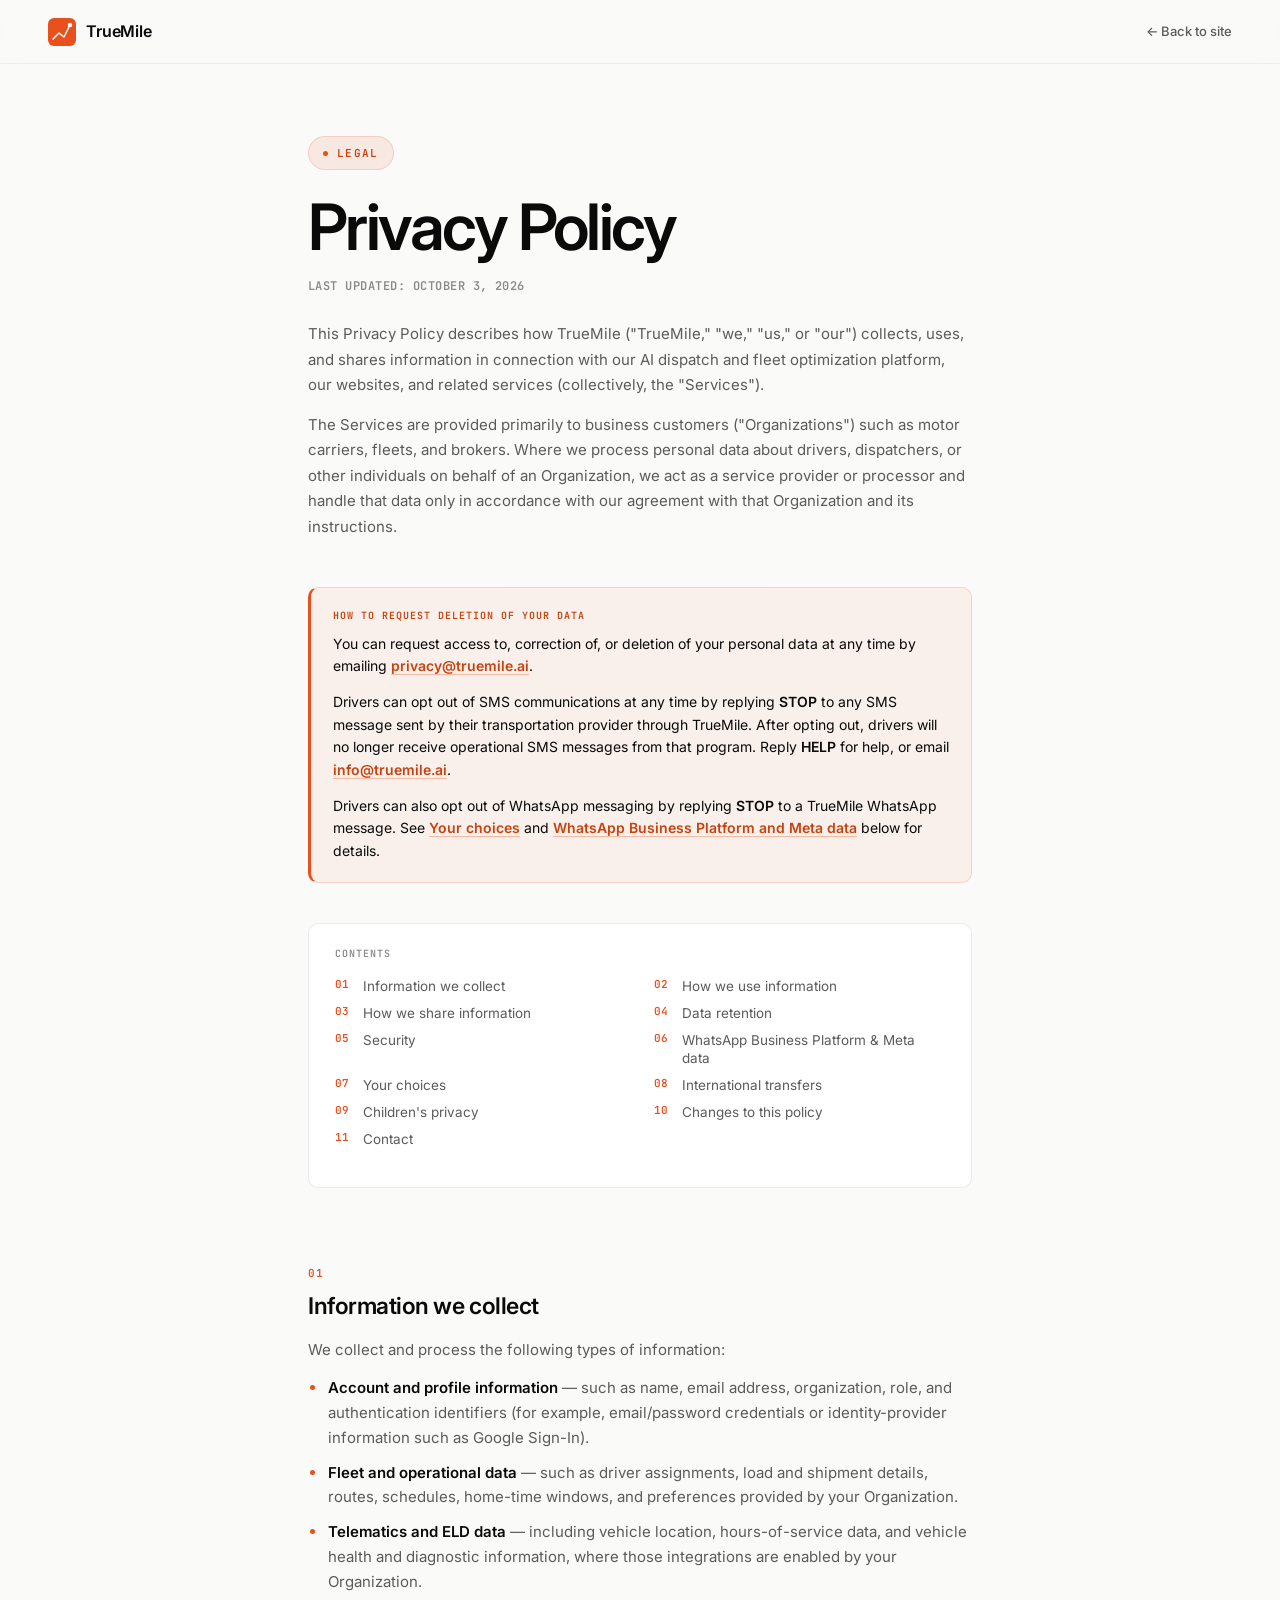
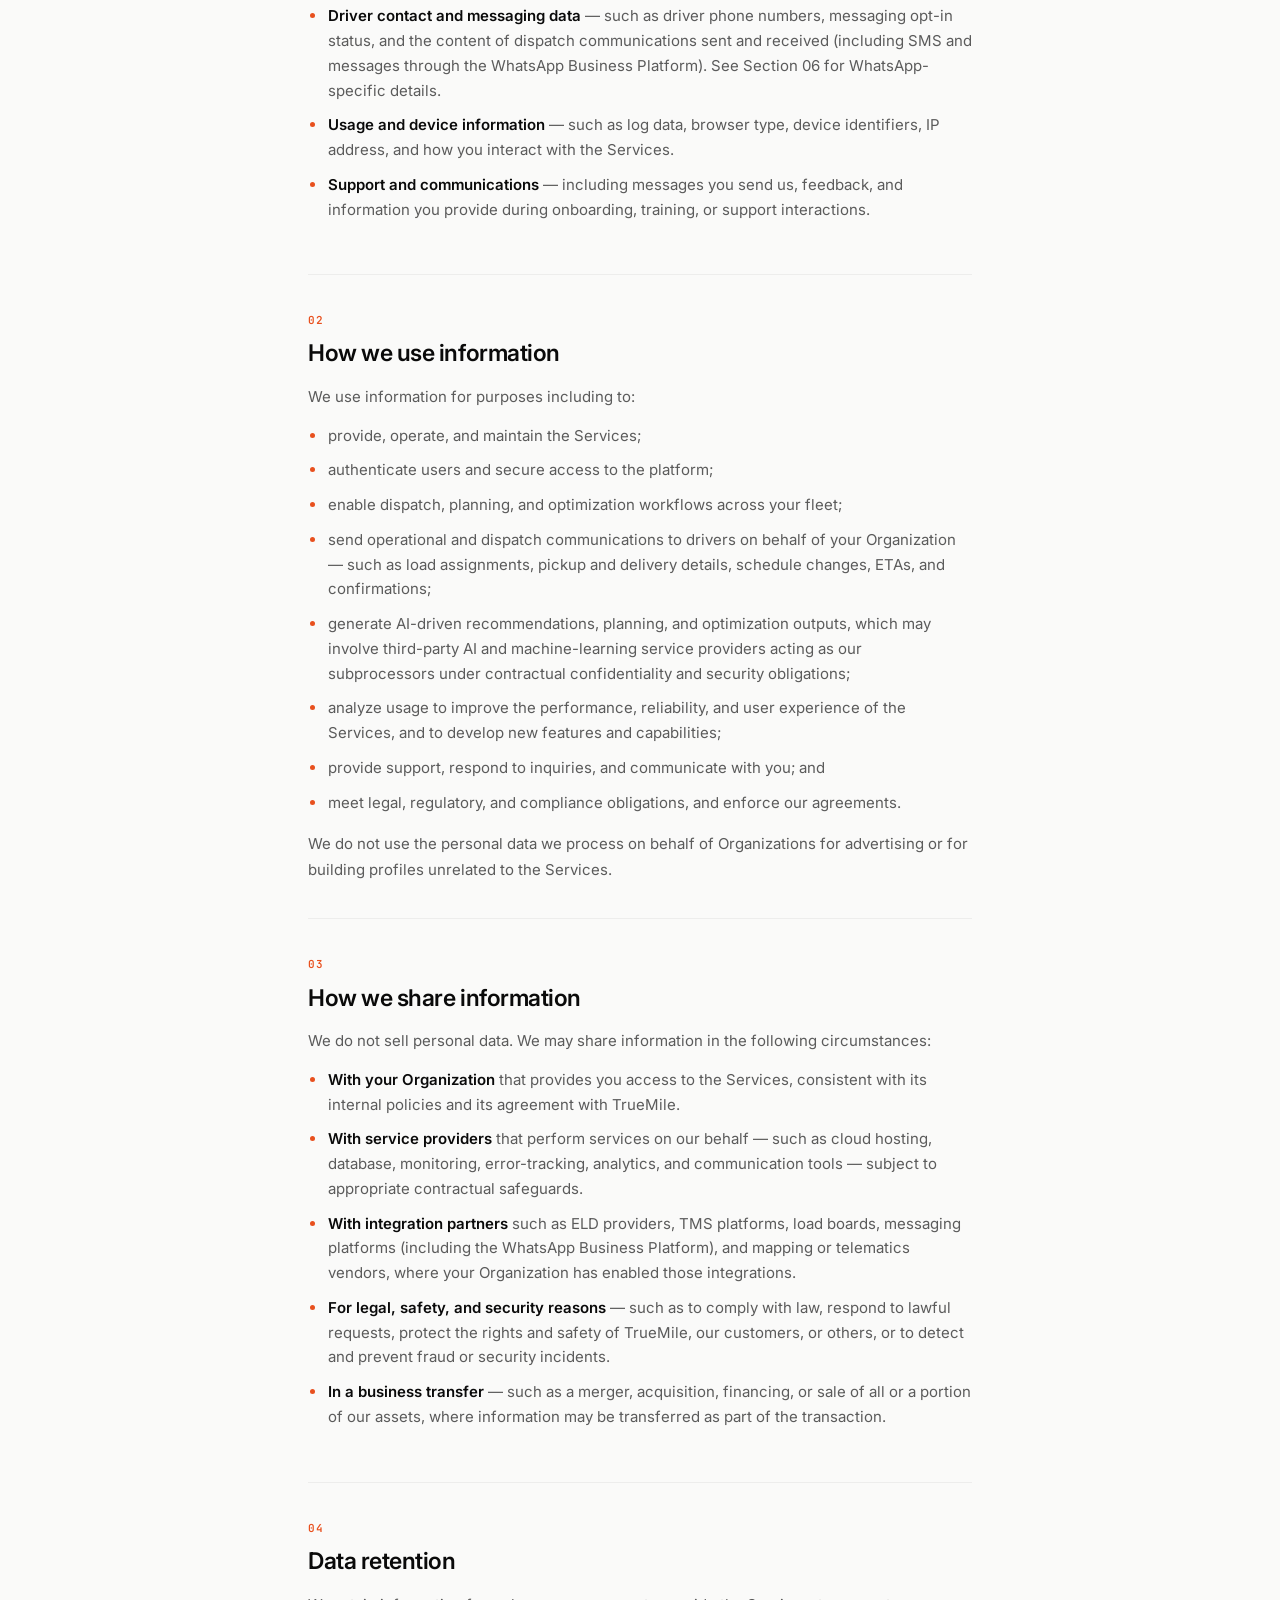
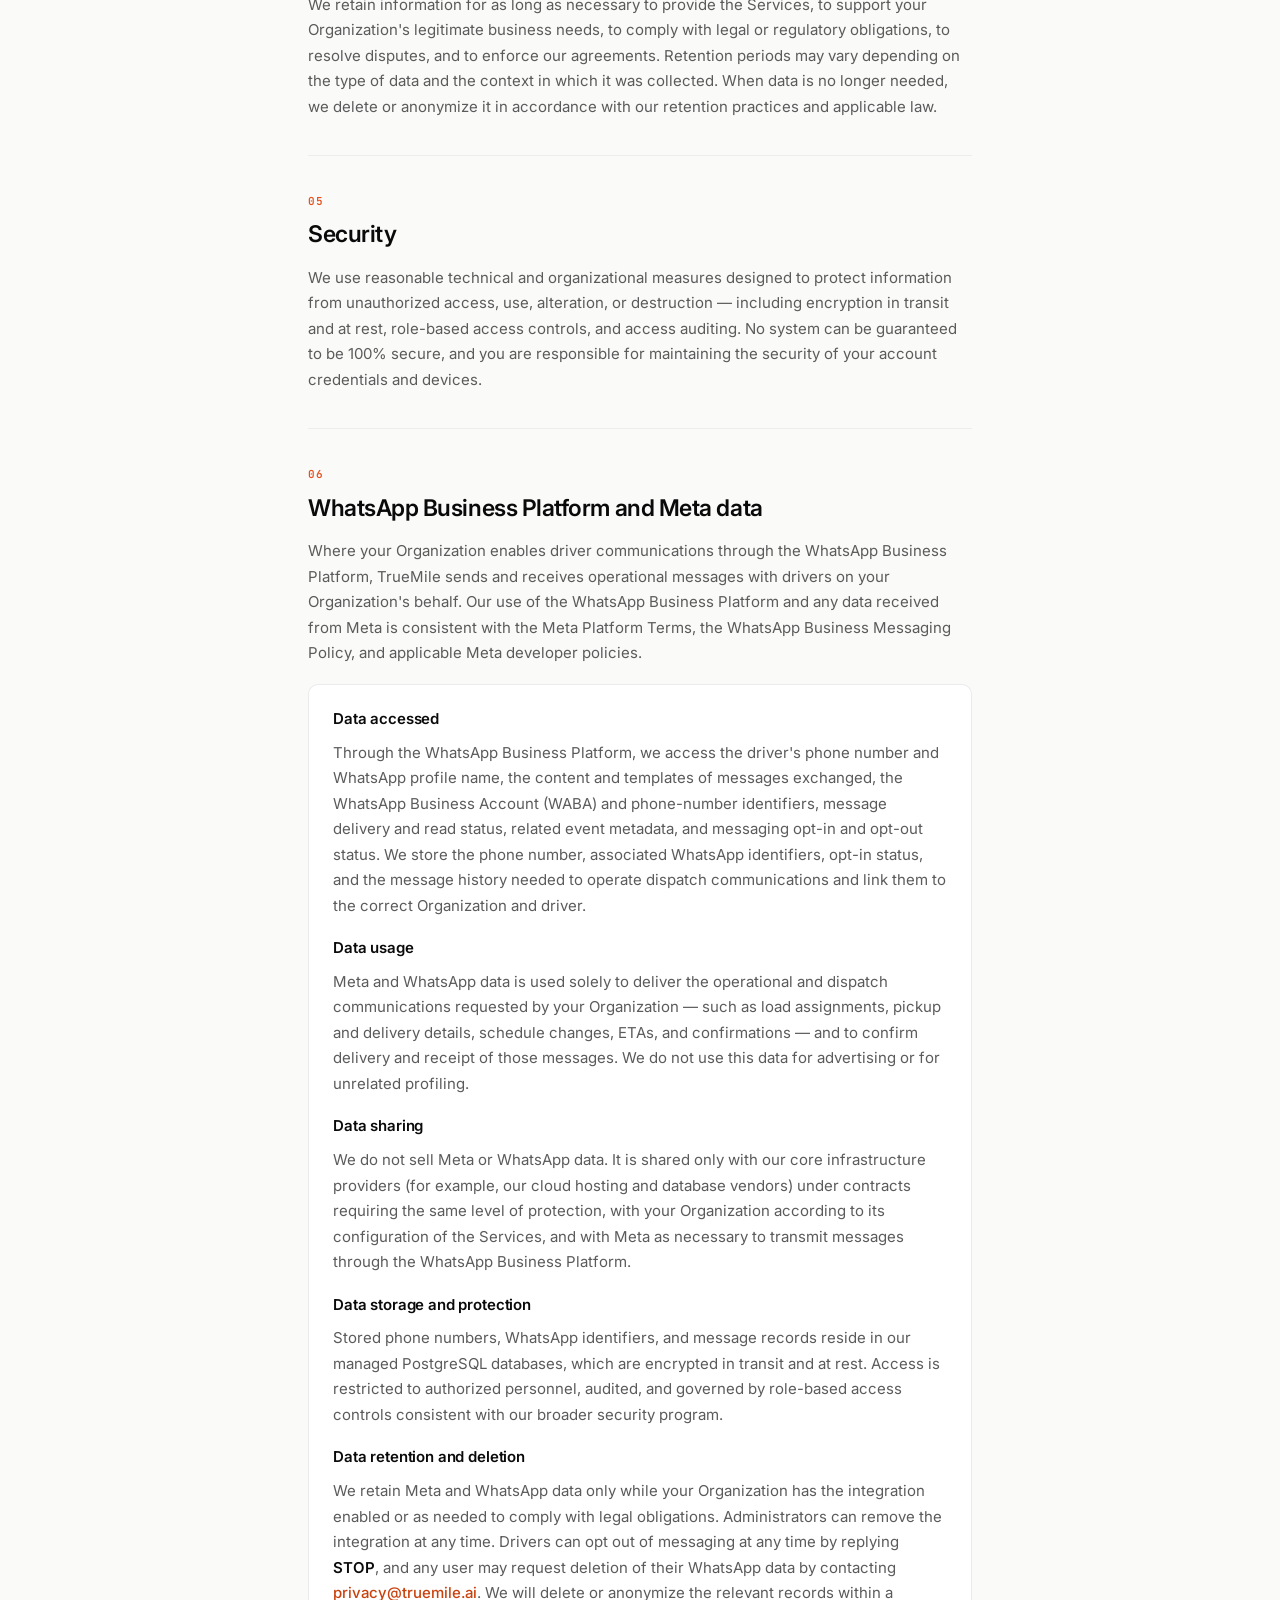
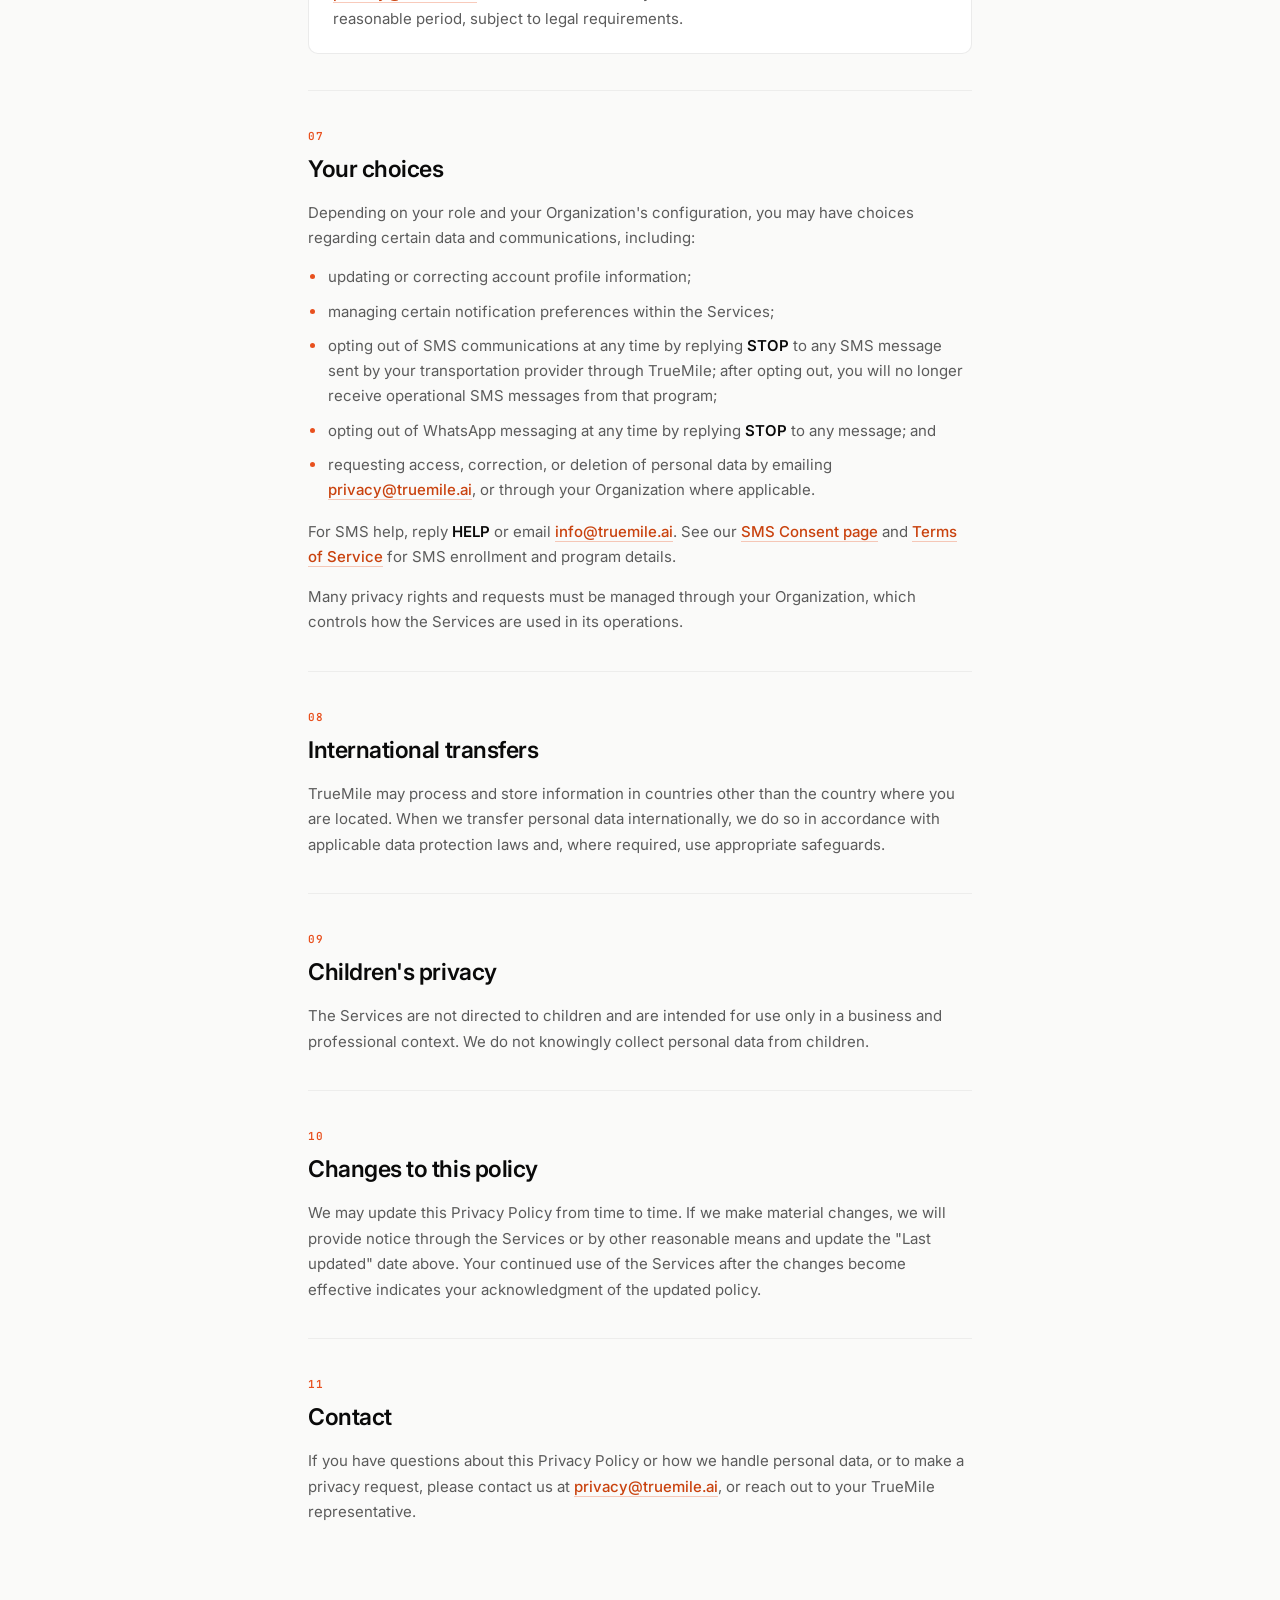
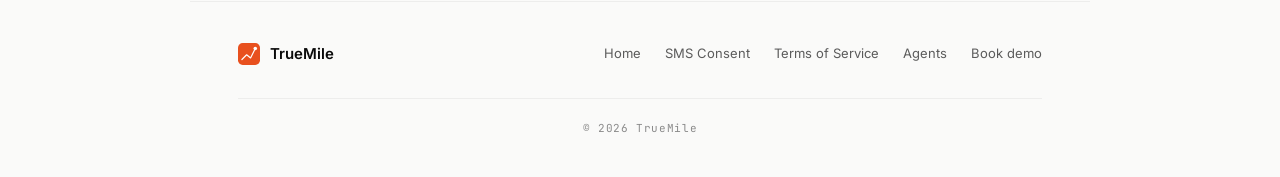
<file: privacy.html>
<!doctype html>
<html lang="en">
<head>
<meta charset="utf-8"/>
<meta name="viewport" content="width=device-width,initial-scale=1"/>
<title>Privacy Policy — TrueMile</title>
<meta name="description" content="TrueMile privacy policy: what data we collect, how we use it, SMS and WhatsApp messaging choices, and how to request deletion."/>
<meta name="robots" content="index,follow"/>

<link rel="icon" type="image/x-icon" href="/favicon.ico">
<link rel="icon" type="image/png" sizes="32x32" href="/favicon-32x32.png">
<link rel="icon" type="image/png" sizes="16x16" href="/favicon-16x16.png">
<link rel="apple-touch-icon" sizes="180x180" href="/apple-touch-icon.png">
<meta name="theme-color" content="#E8501E">

<meta property="og:title" content="Privacy Policy — TrueMile">
<meta property="og:description" content="How TrueMile collects, uses, shares, and protects data across our fleet optimization platform.">
<meta property="og:url" content="https://truemile.ai/privacy">
<meta property="og:type" content="website">

<link rel="preconnect" href="https://fonts.googleapis.com">
<link href="https://fonts.googleapis.com/css2?family=Inter:wght@300;400;500;600;700&family=JetBrains+Mono:wght@400;500;600&display=swap" rel="stylesheet">
<style>
:root{
  --charcoal:#1A1A1A;
  --orange:#E8501E;
  --orange-soft:rgba(232,80,30,.10);
  --orange-soft-2:rgba(232,80,30,.06);
  --orange-deep:#C9420E;
  --teal:#0E8378;
  --paper:#FAFAF9;
  --paper-warm:#F3F1ED;
  --paper-line:rgba(0,0,0,.08);
  --paper-line-soft:rgba(0,0,0,.05);
  --ink:#0A0A0A;
  --ink-dim:#5B5B5B;
  --ink-mute:#8A8A8A;
  --white:#FFFFFF;
  --sans:'Inter',system-ui,-apple-system,sans-serif;
  --mono:'JetBrains Mono',monospace;
}
*,*::before,*::after{box-sizing:border-box;margin:0;padding:0;}
html{scroll-behavior:smooth;}
body{font-family:var(--sans);background:var(--paper);color:var(--ink);-webkit-font-smoothing:antialiased;line-height:1.65;}

/* NAV */
.site-nav{position:sticky;top:0;z-index:200;display:flex;align-items:center;justify-content:space-between;padding:0 48px;height:64px;background:rgba(250,250,249,.85);backdrop-filter:blur(20px);border-bottom:1px solid var(--paper-line-soft);}
.nb{display:flex;align-items:center;gap:10px;font-weight:600;font-size:16px;color:var(--ink);letter-spacing:-.01em;text-decoration:none;}
.nl{font-size:13px;color:var(--ink-dim);text-decoration:none;transition:color .2s;font-weight:500;}
.nl:hover{color:var(--ink);}

/* HEADER */
.doc-header{max-width:760px;margin:0 auto;padding:72px 48px 40px;}
.eyebrow{display:inline-flex;align-items:center;gap:9px;margin-bottom:24px;padding:7px 14px;background:var(--orange-soft);border:1px solid rgba(232,80,30,.18);border-radius:100px;}
.eyebrow .ed{width:5px;height:5px;border-radius:50%;background:var(--orange);}
.eyebrow .et{font-family:var(--mono);font-size:11px;font-weight:600;letter-spacing:.12em;text-transform:uppercase;color:var(--orange-deep);}
.doc-header h1{font-size:clamp(40px,6vw,64px);font-weight:600;letter-spacing:-.04em;line-height:1.02;color:var(--ink);margin-bottom:18px;}
.doc-updated{font-family:var(--mono);font-size:12px;color:var(--ink-mute);letter-spacing:.04em;text-transform:uppercase;font-weight:600;}
.doc-intro{font-size:16px;color:var(--ink-dim);line-height:1.7;margin-top:24px;}
.doc-intro p{margin-bottom:14px;}
.doc-intro p:last-child{margin-bottom:0;}

/* DELETION CALLOUT */
.callout{max-width:760px;margin:8px auto 0;padding:0 48px;}
.callout-box{background:var(--orange-soft-2);border:1px solid rgba(232,80,30,.18);border-left:3px solid var(--orange);border-radius:10px;padding:20px 22px;}
.callout-label{font-family:var(--mono);font-size:10px;color:var(--orange-deep);letter-spacing:.1em;text-transform:uppercase;font-weight:600;margin-bottom:8px;}
.callout-box p{font-size:14px;color:var(--ink);line-height:1.6;}
.callout-box a{color:var(--orange-deep);font-weight:600;text-decoration:none;border-bottom:1px solid rgba(232,80,30,.35);}
.callout-box a:hover{border-bottom-color:var(--orange-deep);}

/* TOC */
.toc{max-width:760px;margin:40px auto 0;padding:0 48px;}
.toc-inner{background:var(--white);border:1px solid var(--paper-line);border-radius:10px;padding:22px 26px;}
.toc-head{font-family:var(--mono);font-size:10px;color:var(--ink-mute);letter-spacing:.1em;text-transform:uppercase;font-weight:600;margin-bottom:14px;}
.toc-list{list-style:none;display:grid;grid-template-columns:1fr 1fr;gap:8px 28px;}
.toc-list a{display:flex;gap:10px;font-size:13.5px;color:var(--ink-dim);text-decoration:none;transition:color .18s;line-height:1.4;}
.toc-list a:hover{color:var(--orange-deep);}
.toc-list a .n{font-family:var(--mono);font-size:11px;color:var(--orange);font-weight:600;min-width:18px;}
.toc-list li{padding-left:0;margin-bottom:0;}
.toc-list li::before{display:none;}

/* CONTENT */
.doc-body{max-width:760px;margin:0 auto;padding:56px 48px 40px;}
section.clause{padding:36px 0;border-top:1px solid var(--paper-line-soft);scroll-margin-top:84px;}
section.clause:first-child{border-top:none;padding-top:20px;}
.clause-num{font-family:var(--mono);font-size:11px;color:var(--orange);font-weight:600;letter-spacing:.1em;margin-bottom:10px;}
h2{font-size:23px;font-weight:600;letter-spacing:-.02em;color:var(--ink);margin-bottom:16px;line-height:1.25;}
h3{font-size:15px;font-weight:600;color:var(--ink);margin:22px 0 8px;letter-spacing:-.01em;}
p{font-size:15px;color:var(--ink-dim);line-height:1.7;margin-bottom:14px;}
p:last-child{margin-bottom:0;}
p strong,li strong{color:var(--ink);font-weight:600;}
a.inline{color:var(--orange-deep);text-decoration:none;border-bottom:1px solid rgba(232,80,30,.3);font-weight:500;}
a.inline:hover{border-bottom-color:var(--orange-deep);}
ul{list-style:none;margin:8px 0 16px;}
ul li{position:relative;padding-left:20px;font-size:15px;color:var(--ink-dim);line-height:1.65;margin-bottom:10px;}
ul li::before{content:'';position:absolute;left:2px;top:9px;width:5px;height:5px;border-radius:50%;background:var(--orange);}
ul li:last-child{margin-bottom:0;}

/* Sub-block for platform data section */
.subblock{background:var(--white);border:1px solid var(--paper-line);border-radius:10px;padding:6px 24px;margin-top:18px;}
.subblock h3{margin:18px 0 8px;padding-top:0;}
.subblock h3:first-child{margin-top:16px;}
.subblock h3 + p{margin-bottom:16px;}

/* FOOTER */
footer{background:var(--paper);border-top:1px solid var(--paper-line-soft);padding:40px 48px;display:flex;align-items:center;justify-content:space-between;gap:24px;flex-wrap:wrap;max-width:900px;margin:0 auto;}
.ftb{display:flex;align-items:center;gap:10px;font-size:15px;font-weight:600;color:var(--ink);text-decoration:none;}
.ftnav{display:flex;flex-wrap:wrap;gap:12px 24px;}
.ftnav a{font-size:13px;color:var(--ink-dim);text-decoration:none;transition:color .2s;}
.ftnav a:hover{color:var(--ink);}
.ftc{font-family:var(--mono);font-size:11px;color:var(--ink-mute);letter-spacing:.06em;width:100%;text-align:center;padding-top:20px;border-top:1px solid var(--paper-line-soft);margin-top:8px;}

@media(max-width:640px){
  nav{padding:0 22px;}
  .doc-header,.callout,.toc,.doc-body{padding-left:22px;padding-right:22px;}
  .doc-header{padding-top:52px;}
  .toc-list{grid-template-columns:1fr;}
  footer{padding:32px 22px;flex-direction:column;text-align:center;}
}
@media(prefers-reduced-motion:reduce){html{scroll-behavior:auto;}}
</style>
</head>
<body>

<nav class="site-nav">
  <a class="nb" href="/">
    <svg width="28" height="28" viewBox="0 0 56 56" fill="none" aria-hidden="true">
      <rect x="0" y="0" width="56" height="56" rx="12" fill="#E8501E"/>
      <path d="M10 42 L 22 30 L 32 38 L 44 14" stroke="white" stroke-width="3" stroke-linecap="round" stroke-linejoin="round" fill="none"/>
      <circle cx="44" cy="14" r="4.5" fill="white"/>
    </svg>
    TrueMile
  </a>
  <a href="/" class="nl">← Back to site</a>
</nav>

<header class="doc-header">
  <div class="eyebrow"><div class="ed"></div><span class="et">Legal</span></div>
  <h1>Privacy Policy</h1>
  <div class="doc-updated">Last updated: October 3, 2026</div>
  <div class="doc-intro">
    <p>This Privacy Policy describes how TrueMile ("TrueMile," "we," "us," or "our") collects, uses, and shares information in connection with our AI dispatch and fleet optimization platform, our websites, and related services (collectively, the "Services").</p>
    <p>The Services are provided primarily to business customers ("Organizations") such as motor carriers, fleets, and brokers. Where we process personal data about drivers, dispatchers, or other individuals on behalf of an Organization, we act as a service provider or processor and handle that data only in accordance with our agreement with that Organization and its instructions.</p>
  </div>
</header>

<div class="callout">
  <div class="callout-box">
    <div class="callout-label">How to request deletion of your data</div>
    <p>You can request access to, correction of, or deletion of your personal data at any time by emailing <a href="mailto:privacy@truemile.ai">privacy@truemile.ai</a>.</p>
    <p>Drivers can opt out of SMS communications at any time by replying <strong>STOP</strong> to any SMS message sent by their transportation provider through TrueMile. After opting out, drivers will no longer receive operational SMS messages from that program. Reply <strong>HELP</strong> for help, or email <a href="mailto:info@truemile.ai">info@truemile.ai</a>.</p>
    <p>Drivers can also opt out of WhatsApp messaging by replying <strong>STOP</strong> to a TrueMile WhatsApp message. See <a href="#choices">Your choices</a> and <a href="#whatsapp">WhatsApp Business Platform and Meta data</a> below for details.</p>
  </div>
</div>

<nav class="toc" aria-label="Table of contents">
  <div class="toc-inner">
    <div class="toc-head">Contents</div>
    <ul class="toc-list">
      <li><a href="#collect"><span class="n">01</span> Information we collect</a></li>
      <li><a href="#use"><span class="n">02</span> How we use information</a></li>
      <li><a href="#share"><span class="n">03</span> How we share information</a></li>
      <li><a href="#retention"><span class="n">04</span> Data retention</a></li>
      <li><a href="#security"><span class="n">05</span> Security</a></li>
      <li><a href="#whatsapp"><span class="n">06</span> WhatsApp Business Platform &amp; Meta data</a></li>
      <li><a href="#choices"><span class="n">07</span> Your choices</a></li>
      <li><a href="#transfers"><span class="n">08</span> International transfers</a></li>
      <li><a href="#children"><span class="n">09</span> Children's privacy</a></li>
      <li><a href="#changes"><span class="n">10</span> Changes to this policy</a></li>
      <li><a href="#contact"><span class="n">11</span> Contact</a></li>
    </ul>
  </div>
</nav>

<main class="doc-body">

  <section class="clause" id="collect">
    <div class="clause-num">01</div>
    <h2>Information we collect</h2>
    <p>We collect and process the following types of information:</p>
    <ul>
      <li><strong>Account and profile information</strong> — such as name, email address, organization, role, and authentication identifiers (for example, email/password credentials or identity-provider information such as Google Sign-In).</li>
      <li><strong>Fleet and operational data</strong> — such as driver assignments, load and shipment details, routes, schedules, home-time windows, and preferences provided by your Organization.</li>
      <li><strong>Telematics and ELD data</strong> — including vehicle location, hours-of-service data, and vehicle health and diagnostic information, where those integrations are enabled by your Organization.</li>
      <li><strong>Driver contact and messaging data</strong> — such as driver phone numbers, messaging opt-in status, and the content of dispatch communications sent and received (including SMS and messages through the WhatsApp Business Platform). See Section 06 for WhatsApp-specific details.</li>
      <li><strong>Usage and device information</strong> — such as log data, browser type, device identifiers, IP address, and how you interact with the Services.</li>
      <li><strong>Support and communications</strong> — including messages you send us, feedback, and information you provide during onboarding, training, or support interactions.</li>
    </ul>
  </section>

  <section class="clause" id="use">
    <div class="clause-num">02</div>
    <h2>How we use information</h2>
    <p>We use information for purposes including to:</p>
    <ul>
      <li>provide, operate, and maintain the Services;</li>
      <li>authenticate users and secure access to the platform;</li>
      <li>enable dispatch, planning, and optimization workflows across your fleet;</li>
      <li>send operational and dispatch communications to drivers on behalf of your Organization — such as load assignments, pickup and delivery details, schedule changes, ETAs, and confirmations;</li>
      <li>generate AI-driven recommendations, planning, and optimization outputs, which may involve third-party AI and machine-learning service providers acting as our subprocessors under contractual confidentiality and security obligations;</li>
      <li>analyze usage to improve the performance, reliability, and user experience of the Services, and to develop new features and capabilities;</li>
      <li>provide support, respond to inquiries, and communicate with you; and</li>
      <li>meet legal, regulatory, and compliance obligations, and enforce our agreements.</li>
    </ul>
    <p>We do not use the personal data we process on behalf of Organizations for advertising or for building profiles unrelated to the Services.</p>
  </section>

  <section class="clause" id="share">
    <div class="clause-num">03</div>
    <h2>How we share information</h2>
    <p>We do not sell personal data. We may share information in the following circumstances:</p>
    <ul>
      <li><strong>With your Organization</strong> that provides you access to the Services, consistent with its internal policies and its agreement with TrueMile.</li>
      <li><strong>With service providers</strong> that perform services on our behalf — such as cloud hosting, database, monitoring, error-tracking, analytics, and communication tools — subject to appropriate contractual safeguards.</li>
      <li><strong>With integration partners</strong> such as ELD providers, TMS platforms, load boards, messaging platforms (including the WhatsApp Business Platform), and mapping or telematics vendors, where your Organization has enabled those integrations.</li>
      <li><strong>For legal, safety, and security reasons</strong> — such as to comply with law, respond to lawful requests, protect the rights and safety of TrueMile, our customers, or others, or to detect and prevent fraud or security incidents.</li>
      <li><strong>In a business transfer</strong> — such as a merger, acquisition, financing, or sale of all or a portion of our assets, where information may be transferred as part of the transaction.</li>
    </ul>
  </section>

  <section class="clause" id="retention">
    <div class="clause-num">04</div>
    <h2>Data retention</h2>
    <p>We retain information for as long as necessary to provide the Services, to support your Organization's legitimate business needs, to comply with legal or regulatory obligations, to resolve disputes, and to enforce our agreements. Retention periods may vary depending on the type of data and the context in which it was collected. When data is no longer needed, we delete or anonymize it in accordance with our retention practices and applicable law.</p>
  </section>

  <section class="clause" id="security">
    <div class="clause-num">05</div>
    <h2>Security</h2>
    <p>We use reasonable technical and organizational measures designed to protect information from unauthorized access, use, alteration, or destruction — including encryption in transit and at rest, role-based access controls, and access auditing. No system can be guaranteed to be 100% secure, and you are responsible for maintaining the security of your account credentials and devices.</p>
  </section>

  <section class="clause" id="whatsapp">
    <div class="clause-num">06</div>
    <h2>WhatsApp Business Platform and Meta data</h2>
    <p>Where your Organization enables driver communications through the WhatsApp Business Platform, TrueMile sends and receives operational messages with drivers on your Organization's behalf. Our use of the WhatsApp Business Platform and any data received from Meta is consistent with the Meta Platform Terms, the WhatsApp Business Messaging Policy, and applicable Meta developer policies.</p>

    <div class="subblock">
      <h3>Data accessed</h3>
      <p>Through the WhatsApp Business Platform, we access the driver's phone number and WhatsApp profile name, the content and templates of messages exchanged, the WhatsApp Business Account (WABA) and phone-number identifiers, message delivery and read status, related event metadata, and messaging opt-in and opt-out status. We store the phone number, associated WhatsApp identifiers, opt-in status, and the message history needed to operate dispatch communications and link them to the correct Organization and driver.</p>

      <h3>Data usage</h3>
      <p>Meta and WhatsApp data is used solely to deliver the operational and dispatch communications requested by your Organization — such as load assignments, pickup and delivery details, schedule changes, ETAs, and confirmations — and to confirm delivery and receipt of those messages. We do not use this data for advertising or for unrelated profiling.</p>

      <h3>Data sharing</h3>
      <p>We do not sell Meta or WhatsApp data. It is shared only with our core infrastructure providers (for example, our cloud hosting and database vendors) under contracts requiring the same level of protection, with your Organization according to its configuration of the Services, and with Meta as necessary to transmit messages through the WhatsApp Business Platform.</p>

      <h3>Data storage and protection</h3>
      <p>Stored phone numbers, WhatsApp identifiers, and message records reside in our managed PostgreSQL databases, which are encrypted in transit and at rest. Access is restricted to authorized personnel, audited, and governed by role-based access controls consistent with our broader security program.</p>

      <h3>Data retention and deletion</h3>
      <p>We retain Meta and WhatsApp data only while your Organization has the integration enabled or as needed to comply with legal obligations. Administrators can remove the integration at any time. Drivers can opt out of messaging at any time by replying <strong>STOP</strong>, and any user may request deletion of their WhatsApp data by contacting <a class="inline" href="mailto:privacy@truemile.ai">privacy@truemile.ai</a>. We will delete or anonymize the relevant records within a reasonable period, subject to legal requirements.</p>
    </div>
  </section>

  <section class="clause" id="choices">
    <div class="clause-num">07</div>
    <h2>Your choices</h2>
    <p>Depending on your role and your Organization's configuration, you may have choices regarding certain data and communications, including:</p>
    <ul>
      <li>updating or correcting account profile information;</li>
      <li>managing certain notification preferences within the Services;</li>
      <li>opting out of SMS communications at any time by replying <strong>STOP</strong> to any SMS message sent by your transportation provider through TrueMile; after opting out, you will no longer receive operational SMS messages from that program;</li>
      <li>opting out of WhatsApp messaging at any time by replying <strong>STOP</strong> to any message; and</li>
      <li>requesting access, correction, or deletion of personal data by emailing <a class="inline" href="mailto:privacy@truemile.ai">privacy@truemile.ai</a>, or through your Organization where applicable.</li>
    </ul>
    <p>For SMS help, reply <strong>HELP</strong> or email <a class="inline" href="mailto:info@truemile.ai">info@truemile.ai</a>. See our <a class="inline" href="/sms-consent">SMS Consent page</a> and <a class="inline" href="/terms">Terms of Service</a> for SMS enrollment and program details.</p>
    <p>Many privacy rights and requests must be managed through your Organization, which controls how the Services are used in its operations.</p>
  </section>

  <section class="clause" id="transfers">
    <div class="clause-num">08</div>
    <h2>International transfers</h2>
    <p>TrueMile may process and store information in countries other than the country where you are located. When we transfer personal data internationally, we do so in accordance with applicable data protection laws and, where required, use appropriate safeguards.</p>
  </section>

  <section class="clause" id="children">
    <div class="clause-num">09</div>
    <h2>Children's privacy</h2>
    <p>The Services are not directed to children and are intended for use only in a business and professional context. We do not knowingly collect personal data from children.</p>
  </section>

  <section class="clause" id="changes">
    <div class="clause-num">10</div>
    <h2>Changes to this policy</h2>
    <p>We may update this Privacy Policy from time to time. If we make material changes, we will provide notice through the Services or by other reasonable means and update the "Last updated" date above. Your continued use of the Services after the changes become effective indicates your acknowledgment of the updated policy.</p>
  </section>

  <section class="clause" id="contact">
    <div class="clause-num">11</div>
    <h2>Contact</h2>
    <p>If you have questions about this Privacy Policy or how we handle personal data, or to make a privacy request, please contact us at <a class="inline" href="mailto:privacy@truemile.ai">privacy@truemile.ai</a>, or reach out to your TrueMile representative.</p>
  </section>

</main>

<footer>
  <a class="ftb" href="/">
    <svg width="22" height="22" viewBox="0 0 56 56" fill="none" aria-hidden="true">
      <rect x="0" y="0" width="56" height="56" rx="12" fill="#E8501E"/>
      <path d="M10 42 L 22 30 L 32 38 L 44 14" stroke="white" stroke-width="3" stroke-linecap="round" stroke-linejoin="round" fill="none"/>
      <circle cx="44" cy="14" r="4.5" fill="white"/>
    </svg>
    TrueMile
  </a>
  <div class="ftnav">
    <a href="/">Home</a>
    <a href="/sms-consent">SMS Consent</a>
    <a href="/terms">Terms of Service</a>
    <a href="/#how">Agents</a>
    <a href="/#contact">Book demo</a>
  </div>
  <div class="ftc">© 2026 TrueMile</div>
</footer>

</body>
</html>
</file>
